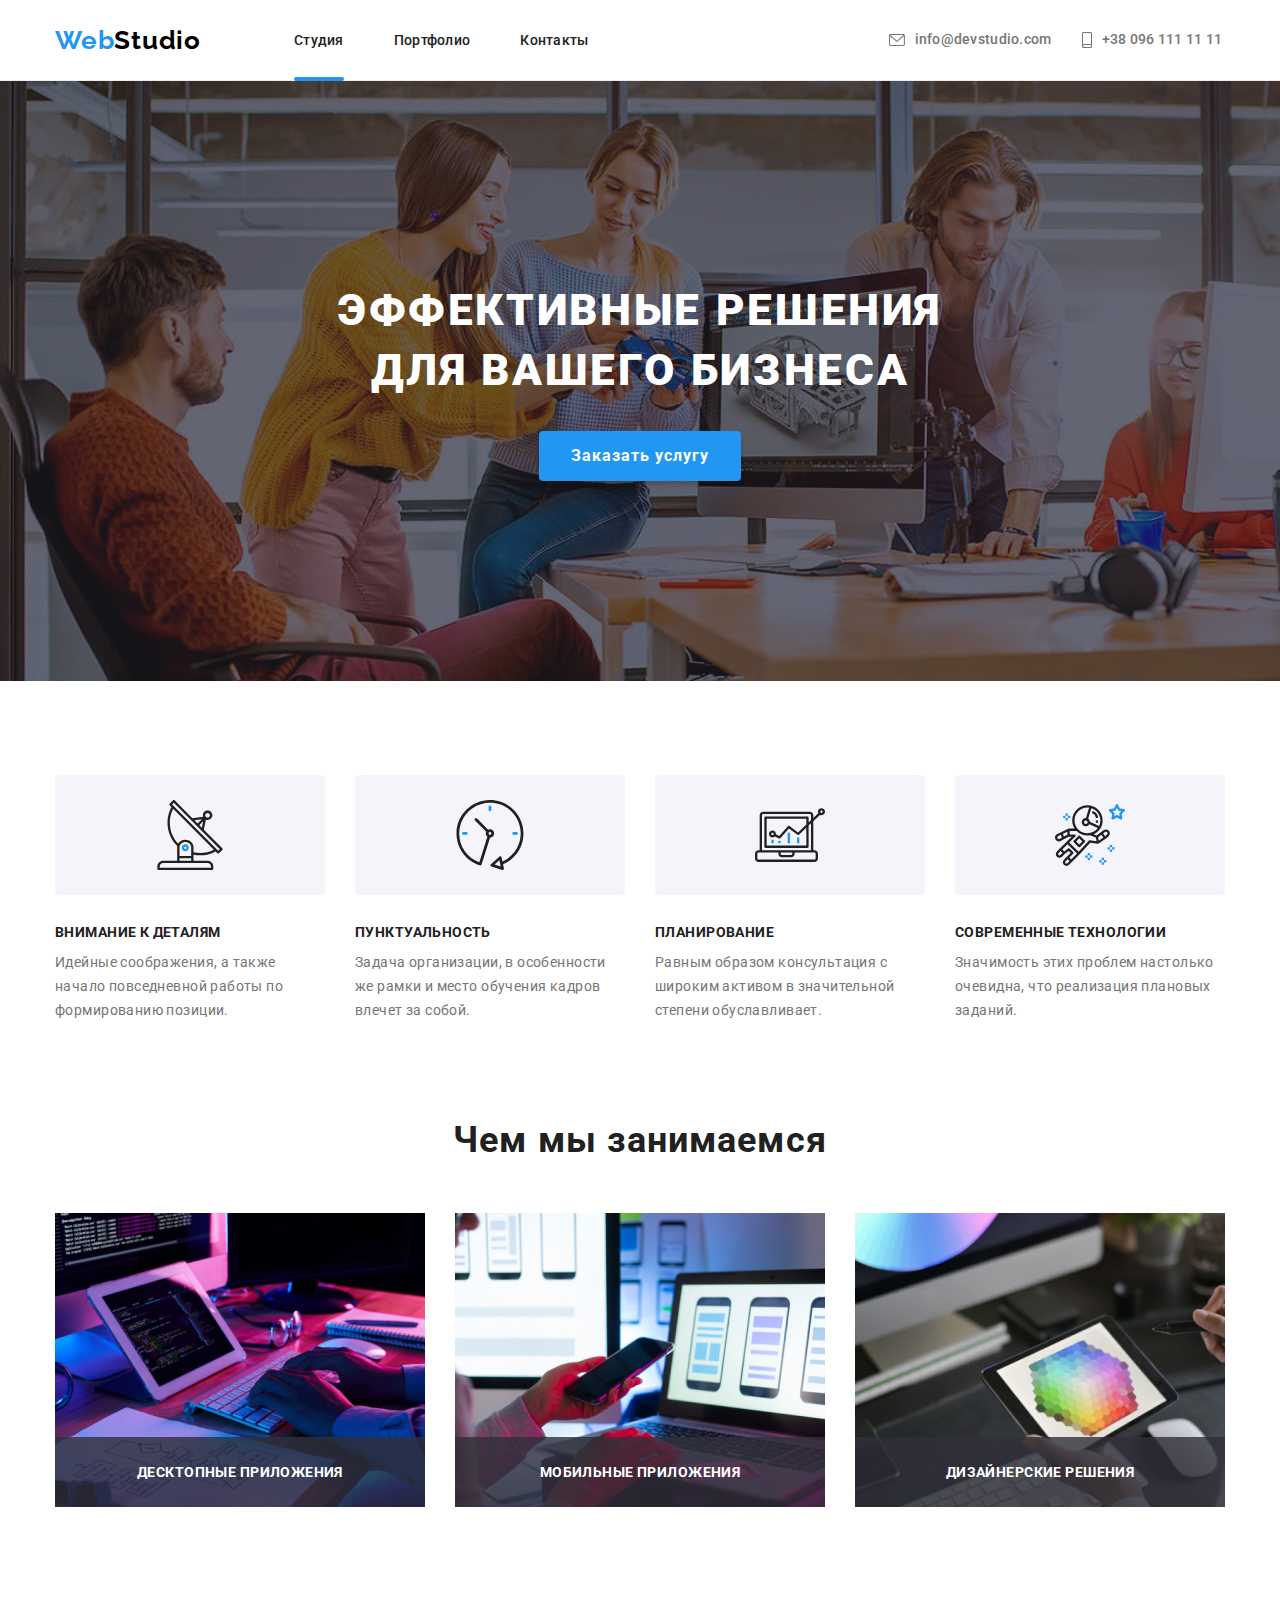
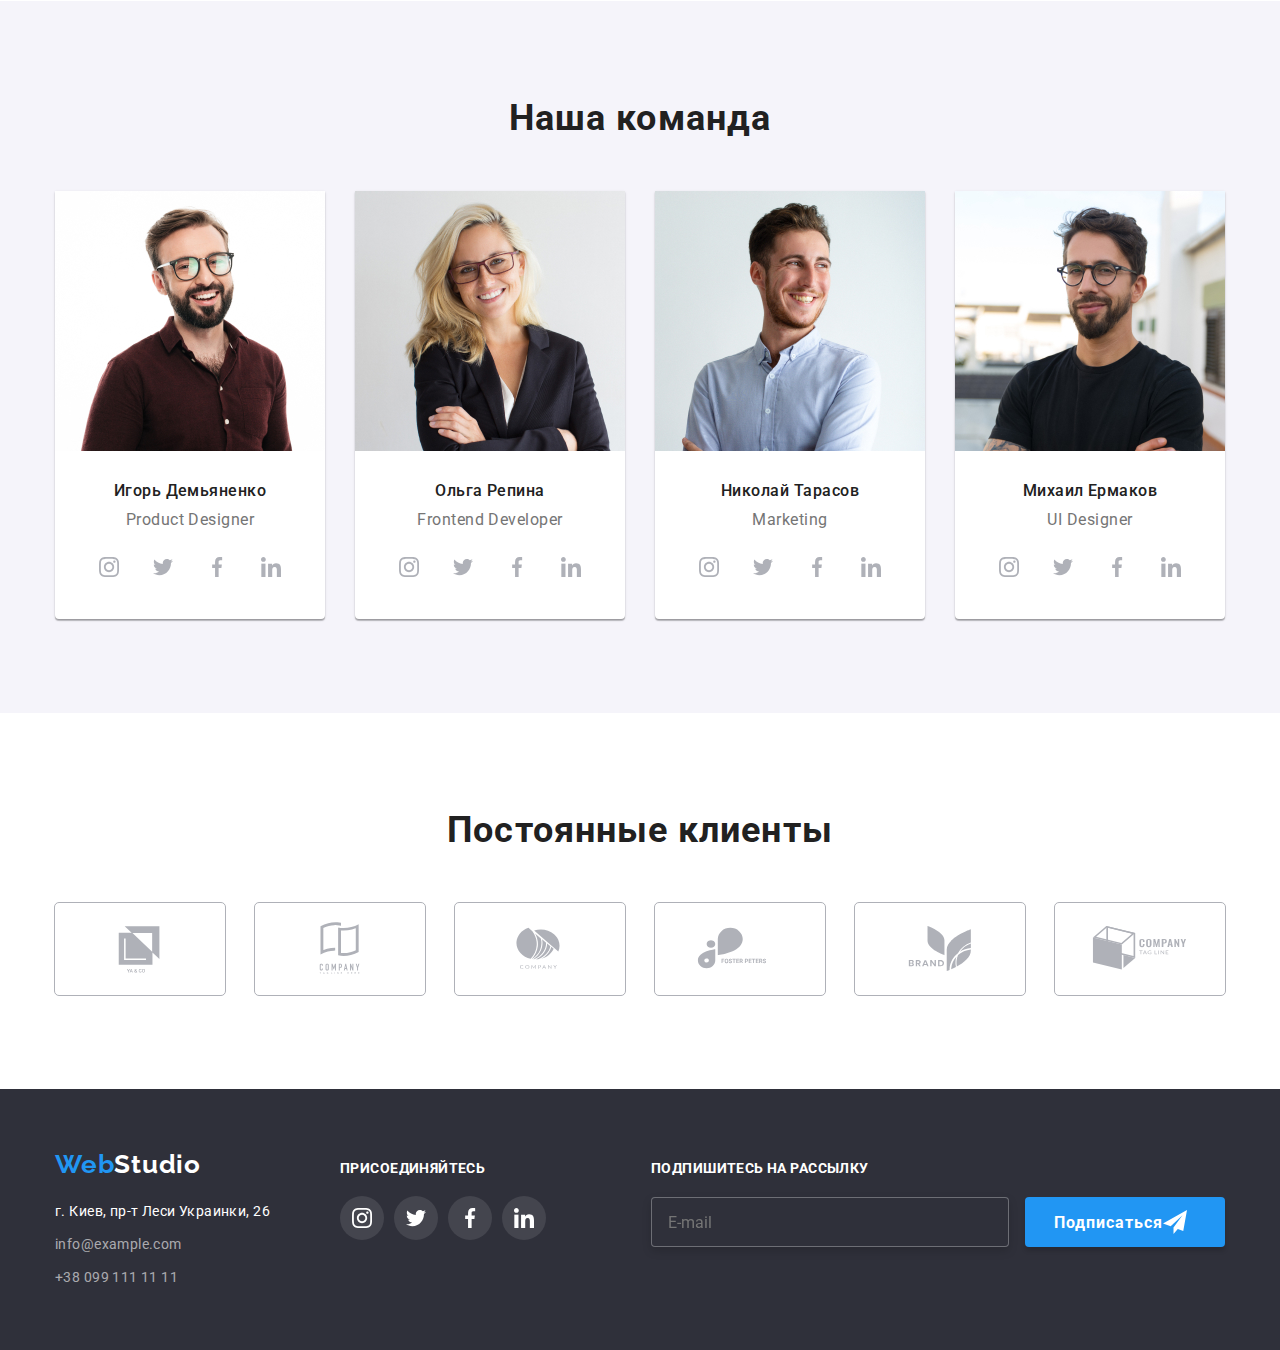
<file: index.html>
<!DOCTYPE html>
<html lang="ru">

<head>
    <meta charset="UTF-8" />
    <meta http-equiv="X-UA-Compatible" content="IE=edge" />
    <meta name="viewport" content="width=device-width, initial-scale=1.0" />
    <title>WebStudio</title>
    
    <link rel="preconnect" href="https://fonts.googleapis.com">
    <link rel="preconnect" href="https://fonts.gstatic.com" crossorigin>
    <link
        href="https://fonts.googleapis.com/css2?family=Raleway:wght@700&family=Roboto:wght@400;500;700;900&display=swap"
        rel="stylesheet">
    <link rel="stylesheet"
        href="https://cdnjs.cloudflare.com/ajax/libs/modern-normalize/1.1.0/modern-normalize.min.css" />
    <link rel="stylesheet" href="./css/styles.css">
    </head>


<body class="body">
    <header class="header">
        <div class="container">
            <div class="header-container">
                <div class="webstudio-container">
                    <a href="" class="web-link link" lang="en">Web<span class="studio-link link" lang="en">Studio</span></a>
                </div>
                <!-- <nav class="nav"> -->
                    <ul class="header-link-set list">
                        <li class="header-link-list studio"><a class="header-page-link link current" href="./index.html">Студия</a></li>
                        <li class="header-link-list portfolio"><a class="header-page-link link" href="./portfolio.html">Портфолио</a></li>
                        <li class="header-link-list contacts"><a class="header-page-link link" href="">Контакты</a></li>
                    </ul>
                <!-- </nav> -->
                <div class="mail-tel-container">
                    <a class="header-mail-tel mail-link link" href="mailto:info@devstudio.com">
                        <svg class="icon-mail" width='16' height='12'>
                            <use href='./images/sprite.svg#icon-mail'></use>
                        </svg>info@devstudio.com</a>
                    <a class="header-mail-tel tel-link link" href="tel:+380961111111">
                        <svg class="icon-phone" width='10' height='16'>
                            <use href='./images/sprite.svg#icon-phone'></use>
                        </svg>+38 096 111 11 11</a>
                </div>
            </div>
        </div>
    </header>
    <main>
        <section class="hero">
            <h1 class="hero-text">Эффективные решения для вашего бизнеса</h1>
            <button class="button-service button-hero" data-modal-open type="button">Заказать услугу</button>
        </section>
        <section class="central-list-container">
            <div class="container">
                <ul class="card-set-one list">
                    <li class="central-list-item">
                        <div class="icon-block">
                            <svg class="icon-antenna" width='70' height='70'>
                                <use href='./images/sprite.svg#icon-antenna'></use>
                            </svg>
                        </div>
                        <h3 class="central-list-title">Внимание к деталям</h3>
                        <p class="central-list-text">
                            Идейные соображения, а также начало повседневной работы по
                            формированию позиции.
                        </p>
                    </li>

                    <li class="central-list-item">
                        <div class="icon-block">
                            <svg class="icon-clock" width='70' height='70'>
                                <use href='./images/sprite.svg#icon-clock'></use>
                            </svg>
                        </div>
                        <h3 class="central-list-title">Пунктуальность</h3>
                        <p class="central-list-text">
                            Задача организации, в особенности же рамки и место обучения кадров
                            влечет за собой.
                        </p>
                    </li>

                    <li class="central-list-item">
                        <div class="icon-block">
                            <svg class="icon-diagram" width='70' height='70'>
                                <use href='./images/sprite.svg#icon-diagram'></use>
                            </svg>
                        </div>
                        <h3 class="central-list-title">Планирование</h3>
                        <p class="central-list-text">
                            Равным образом консультация с широким активом в значительной степени
                            обуславливает.
                        </p>
                    </li>

                    <li class="central-list-item">
                        <div class="icon-block">
                            <svg class="icon-astronaut" width='70' height='70'>
                                <use href='./images/sprite.svg#icon-astronaut'></use>
                            </svg>
                        </div>
                        <h3 class="central-list-title">Современные технологии</h3>
                        <p class="central-list-text">
                            Значимость этих проблем настолько очевидна, что реализация плановых
                            заданий.
                        </p>
                    </li>
                </ul>
            </div>
        </section>
        <section class="what-we-do-section">
            <div class="container">
                <h2 class="central-title">Чем мы занимаемся</h2>
                <ul class="what-we-do-images list">
                    <li class="what-we-do-item">
                        <img src="./images/whatwedo1.jpg" alt="гарна-картинка1" width="370" />
                        <h3 class="what-we-do-over-pic">Десктопные приложения</h3>
                    </li>
                    
                    <li class="what-we-do-item">
                        <img src="./images/whatwedo2.jpg" alt="гарна-картинка2" width="370" />
                        <h3 class="what-we-do-over-pic">Мобильные приложения</h3>
                    </li>
                    
                    <li class="what-we-do-item">
                        <img src="./images/whatwedo3.jpg" alt="гарна-картинка3" width="370" />
                        <h3 class="what-we-do-over-pic">Дизайнерские решения</h3>
                    </li>
                </ul>
            </div>
        </section>
        <section class="our-team-section">
            <div class="container">            
                <h2 class="central-title">Наша команда</h2>
                <ul class="team-card-set list">
                    <li class="team-item">
                        <div class="team-img-thumb">
                            <img src="./images/igor.jpg" alt="Игорь" width="270" />
                        </div>
                        <div class="card-set-gap">
                            <h3 class="team-name"> Игорь Демьяненко</h3>
                            <p class="team-position" lang="en">Product Designer</p>
                            <ul class="team-socials socials-list list">
                                <li class="socials-item">
                                    <a class="socials-link link" href="">
                                        <svg class="socials-icon" width="20" height="20">
                                            <use href='./images/sprite.svg#icon-instagram'></use>
                                        </svg>
                                    </a>
                                </li>

                                <li class="socials-item">
                                    <a class="socials-link link" href="">
                                        <svg class="socials-icon" width="20" height="20">
                                            <use href='./images/sprite.svg#icon-twitter'></use>
                                        </svg>
                                    </a>
                                </li>

                                <li class="socials-item">
                                    <a class="socials-link link" href="">
                                        <svg class="socials-icon" width="20" height="20">
                                            <use href='./images/sprite.svg#icon-facebook'></use>
                                        </svg>
                                    </a>
                                </li>

                                <li class="socials-item">
                                    <a class="socials-link link" href="">
                                        <svg class="socials-icon" width="20" height="20">
                                            <use href='./images/sprite.svg#icon-linkedin'></use>
                                        </svg>
                                    </a>
                                </li>
                            </ul>
                        </div>
                    </li>

                    <li class="team-item">
                        <div class="team-img-thumb">
                            <img src="./images/olga.jpg" alt="Ольга" width="270" />
                        </div>
                        <div class="card-set-gap">
                            <h3 class="team-name">Ольга Репина</h3>
                            <p class="team-position" lang="en">Frontend Developer</p>
                            <ul class="team-socials socials-list list">
                                <li class="socials-item">
                                    <a class="socials-link link" href="">
                                        <svg class="socials-icon" width="20" height="20">
                                            <use href='./images/sprite.svg#icon-instagram'></use>
                                        </svg>
                                    </a>
                                </li>

                                <li class="socials-item">
                                    <a class="socials-link link" href="">
                                        <svg class="socials-icon" width="20" height="20">
                                            <use href='./images/sprite.svg#icon-twitter'></use>
                                        </svg>
                                    </a>
                                </li>

                                <li class="socials-item">
                                    <a class="socials-link link" href="">
                                        <svg class="socials-icon" width="20" height="20">
                                            <use href='./images/sprite.svg#icon-facebook'></use>
                                        </svg>
                                    </a>
                                </li>

                                <li class="socials-item">
                                    <a class="socials-link link" href="">
                                        <svg class="socials-icon" width="20" height="20">
                                            <use href='./images/sprite.svg#icon-linkedin'></use>
                                        </svg>
                                    </a>
                                </li>
                            </ul>
                        </div>
                    </li>

                    <li class="team-item">
                        <div class="team-img-thumb">
                            <img src="./images/nikolay.jpg" alt="Николай" width="270" />
                        </div>
                        <div class="card-set-gap">
                            <h3 class="team-name">Николай Тарасов</h3>
                            <p class="team-position" lang="en">Marketing</p>
                            <ul class="team-socials socials-list list">
                                <li class="socials-item">
                                    <a class="socials-link link" href="">
                                        <svg class="socials-icon" width="20" height="20">
                                            <use href='./images/sprite.svg#icon-instagram'></use>
                                        </svg>
                                    </a>
                                </li>

                                <li class="socials-item">
                                    <a class="socials-link link" href="">
                                        <svg class="socials-icon" width="20" height="20">
                                            <use href='./images/sprite.svg#icon-twitter'></use>
                                        </svg>
                                    </a>
                                </li>

                                <li class="socials-item">
                                    <a class="socials-link link" href="">
                                        <svg class="socials-icon" width="20" height="20">
                                            <use href='./images/sprite.svg#icon-facebook'></use>
                                        </svg>
                                    </a>
                                </li>

                                <li class="socials-item">
                                    <a class="socials-link link" href="">
                                        <svg class="socials-icon" width="20" height="20">
                                            <use href='./images/sprite.svg#icon-linkedin'></use>
                                        </svg>
                                    </a>
                                </li>
                            </ul>
                        </div>
                        
                    </li>

                    <li class="team-item">
                        <div class="team-img-thumb">
                            <img src="./images/mikhail.jpg" alt="Михаил" width="270" />
                        </div>
                        <div class="card-set-gap">
                            <h3 class="team-name">Михаил Ермаков</h3>
                            <p class="team-position" lang="en">UI Designer</p>
                            <ul class="team-socials socials-list list">
                                <li class="socials-item">
                                    <a class="socials-link link" href="">
                                        <svg class="socials-icon" width="20" height="20">
                                            <use href='./images/sprite.svg#icon-instagram'></use>
                                        </svg>
                                    </a>
                                </li>

                                <li class="socials-item">
                                    <a class="socials-link link" href="">
                                        <svg class="socials-icon" width="20" height="20">
                                            <use href='./images/sprite.svg#icon-twitter'></use>
                                        </svg>
                                    </a>
                                </li>

                                <li class="socials-item">
                                    <a class="socials-link link" href="">
                                        <svg class="socials-icon" width="20" height="20">
                                            <use href='./images/sprite.svg#icon-facebook'></use>
                                        </svg>
                                    </a>
                                </li>

                                <li class="socials-item">
                                    <a class="socials-link link" href="">
                                        <svg class="socials-icon" width="20" height="20">
                                            <use href='./images/sprite.svg#icon-linkedin'></use>
                                        </svg>
                                    </a>
                                </li>
                            </ul>
                        </div>
                        
                    </li>
                </ul>
            </div>
        </section>
        <section class="our-clients">
            <div class="container">
                <h2 class="central-title">Постоянные клиенты</h2>
                <ul class="our-clients-list list">
                    <li class="client-item">
                        <a class="clients-link link" href="">
                            <svg class="client-icon" width="106" height="60">
                                <use href='./images/sprite.svg#icon-client1'></use>
                            </svg>
                        </a>
                    </li>

                    <li class="client-item">
                        <a class="clients-link link" href="">
                            <svg class="client-icon" width="106" height="60">
                                <use href='./images/sprite.svg#icon-client2'></use>
                            </svg>
                        </a>
                    </li>

                    <li class="client-item">
                        <a class="clients-link link" href="">
                            <svg class="client-icon" width="106" height="60">
                                <use href='./images/sprite.svg#icon-client3'></use>
                            </svg>
                        </a>
                    </li>

                    <li class="client-item">
                        <a class="clients-link link" href="">
                            <svg class="client-icon" width="106" height="60">
                                <use href='./images/sprite.svg#icon-client4'></use>
                            </svg>
                        </a>
                    </li>

                    <li class="client-item">
                        <a class="clients-link link" href="">
                            <svg class="client-icon" width="106" height="60">
                                <use href='./images/sprite.svg#icon-client5'></use>
                            </svg>
                        </a>
                    </li>

                    <li class="client-item">
                        <a class="clients-link link" href="">
                            <svg class="client-icon" width="106" height="60">
                                <use href='./images/sprite.svg#icon-client6'></use>
                            </svg>
                        </a>
                    </li>

                </ul>
            </div>


        </section>
    </main>
    <footer class="footer">
        <div class="container footer-container">
            <div class="contacts-and-socials">
                <div class="link">
                    <div class="webstudio-container-footer">
                        <a href="" class="web-link link" lang="en">Web<span class="studio-link-footer link" lang="en">Studio</span></a>
                    </div>
                    <div class="contacts-container-footer">
                        <address class="address">г. Киев, пр-т Леси Украинки, 26</address>
                        <a class="footer-mail-tel link" lang="en" href="mailto:info@example.com">info@example.com</a>
                        <a class="footer-mail-tel link" href="tel:+380991111111">+38 099 111 11 11</a>
                    </div>
                </div>
            </div>
                <div class="join-us">
                    <p class="join-us-title">ПРИСОЕДИНЯЙТЕСЬ</p>
                    <ul class="team-socials socials-list list">
                        <li class="socials-item">
                            <a class="socials-link-footer link" href="">
                                <svg class="socials-icon-footer" width="20" height="20">
                                    <use href='./images/sprite.svg#icon-instagram'></use>
                                </svg>
                            </a>
                        </li>

                        <li class="socials-item">
                            <a class="socials-link-footer link" href="">
                                <svg class="socials-icon-footer" width="20" height="20">
                                    <use href='./images/sprite.svg#icon-twitter'></use>
                                </svg>
                            </a>
                        </li>

                        <li class="socials-item">
                            <a class="socials-link-footer link" href="">
                                <svg class="socials-icon-footer" width="20" height="20">
                                    <use href='./images/sprite.svg#icon-facebook'></use>
                                </svg>
                            </a>
                        </li>

                        <li class="socials-item">
                            <a class="socials-link-footer link" href="">
                                <svg class="socials-icon-footer" width="20" height="20">
                                    <use href='./images/sprite.svg#icon-linkedin'></use>
                                </svg>
                            </a>
                        </li>
                    </ul>
                </div>
            <div class="subscribe">
                <form action="#" class="subscribe-form">
                    <p class="subscribe-form-pages">Подпишитесь на рассылку</p>
                    <input type="email" class="modal-form-mail" name="user-email" placeholder="E-mail" pattern="[a-z0-9._%+-]+@[a-z0-9.-]+\.[a-z]{2,4}$" title="mail@mail.com">
                    <button type="submit" class="subscribe-form-button">Подписаться
                        <svg class="submit-icon" width="24" height="24">
                            <use href="./images/sprite.svg#icon-telegram">
                            </use>
                        </svg>
                    </button>
                </form>
            </div>
        </div>
    </footer>

    <div class="backdrop is-hidden" data-modal>
        <div class="modal">
            <button type="button" class="modal-btn" data-modal-close>
                <svg class="modal-close-icon" width="11" height="11">
                            <use href="./images/sprite.svg#icon-close">
                            </use>
                        </svg>
            </button>
            <form action="#" class="modal-form">
                <p class="modal-form-head">
                    Оставьте свои данные, мы вам перезвоним
                </p>
                <label class="modal-form-field">Имя
                    <span class="modal-form-wrapper">
                    <input type="text" class="modal-form-input" name="user-name" 
                    minlength="2" 
                    pattern="[a-zA-Zа-яёА-ЯЁ]+"
                    title="Имя должно содержать символы кириллицы или латиницы"
                    required>
                    <svg class="modal-form-icon" width="12" height="12">
                        <use href="./images/sprite.svg#icon-form-user">
                        </use>
                    </svg>
                    </span>
                </label>
                
                <label class="modal-form-field">Телефон
                    <span class="modal-form-wrapper">
                    <input type="tel" class="modal-form-input" name="user-tel"
                    pattern="[0-9]{3}-[0-9]{3}-[0-9]{2}-[0-9]{2}"
                    title="099-999-99-99"
                    required>
                    <svg class="modal-form-icon" width="13" height="13">
                        <use href="./images/sprite.svg#icon-form-tel">
                        </use>
                    </svg>
                </span>
                </label>

                <label class="modal-form-field">Почта
                    <span class="modal-form-wrapper">
                    <input type="email" class="modal-form-input" name="user-mail"
                    pattern="[a-z0-9._%+-]+@[a-z0-9.-]+\.[a-z]{2,4}$"
                    title="mail@mail.com"
                    required>
                    
                    <svg class="modal-form-icon" width="15" height="12">
                        <use href="./images/sprite.svg#icon-form-mail">
                        </use>
                    </svg>
                    </span>
                </label>

                <label class="modal-form-field">Комментарий
                    <textarea class="modal-form-message" name="user-message" placeholder="Введите текст"></textarea>
                </label>
                <input type="checkbox" id="accept-policy" class="modal-form-checkbox visually-hidden" >
                <label for="accept-policy" class="modal-form-check-box-label">Соглашаюсь с рассылкой и принимаю&nbsp; <a class="modal-form-check-box-link" href="#">Условия договора</a></label>

                <button class="modal-form-button" type="submit">
                    Отправить
                </button>
            </form>

        </div>
    </div>

    <script src="./js/modal.js"></script>
</body>

</html>
</file>
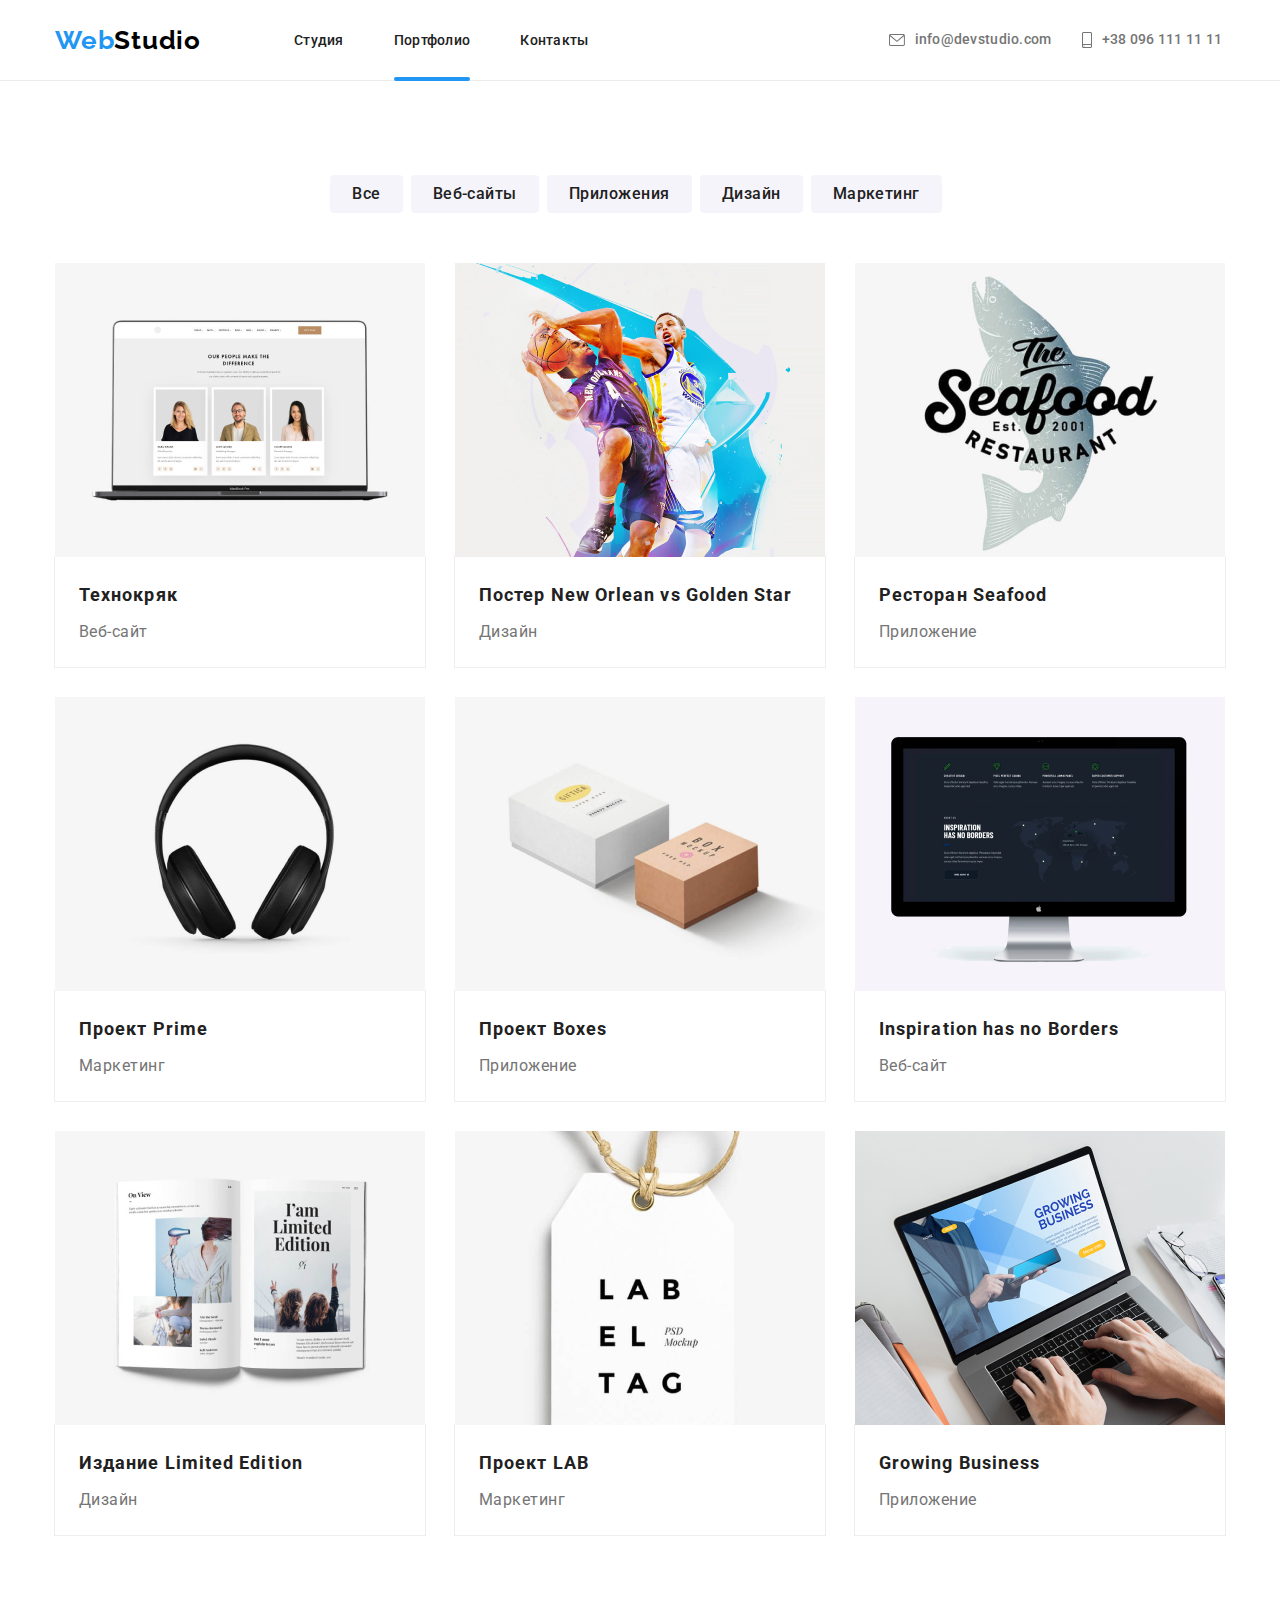
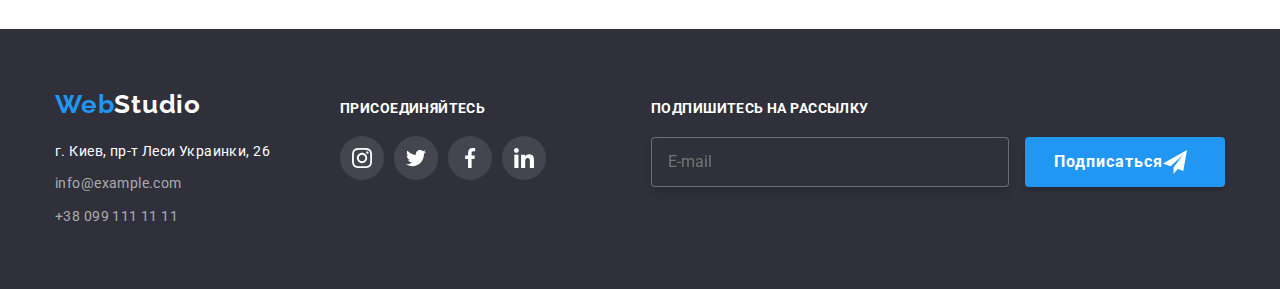
<file: portfolio.html>
<!DOCTYPE html>
<html lang="ru">

<head>
    <meta charset="UTF-8" />
    <meta http-equiv="X-UA-Compatible" content="IE=edge" />
    <meta name="viewport" content="width=device-width, initial-scale=1.0" />
    <title>Portfolio</title>
    <link rel="stylesheet"
        href="https://cdnjs.cloudflare.com/ajax/libs/modern-normalize/1.1.0/modern-normalize.min.css" />
    <link rel="preconnect" href="https://fonts.googleapis.com">
    <link rel="preconnect" href="https://fonts.gstatic.com" crossorigin>
    <link
        href="https://fonts.googleapis.com/css2?family=Raleway:wght@700&family=Roboto:wght@400;500;700;900&display=swap"
        rel="stylesheet">
    <link rel="stylesheet" href="./css/styles.css">
</head>

<body class="body">
    <header class="header">
        <div class="container">
            <div class="header-container">
                <div class="webstudio-container">
                    <a href="" class="web-link link" lang="en">Web<span class="studio-link link"
                            lang="en">Studio</span></a>
                </div>
                <!-- <nav class="nav"> -->
                <ul class="header-link-set list">
                    <li class="header-link-list studio"><a class="header-page-link link" href="./index.html">Студия</a>
                    </li>
                    <li class="header-link-list portfolio"><a class="header-page-link link current"
                            href="./portfolio.html">Портфолио</a></li>
                    <li class="header-link-list contacts"><a class="header-page-link link" href="">Контакты</a></li>
                </ul>
                <!-- </nav> -->
                <div class="mail-tel-container">
                    <a class="header-mail-tel mail-link link" href="mailto:info@devstudio.com">
                        <svg class="icon-mail" width='16' height='12'>
                            <use href='./images/sprite.svg#icon-mail'></use>
                        </svg>info@devstudio.com</a>
                    <a class="header-mail-tel tel-link link" href="tel:+380961111111">
                        <svg class="icon-phone" width='10' height='16'>
                            <use href='./images/sprite.svg#icon-phone'></use>
                        </svg>+38 096 111 11 11</a>
                </div>
            </div>
        </div>
    </header>
    <main>
        <section class="portfolio-container">
            <div class="container">
                <ul class="portfolio-button-set list">
                    <li class="portfolio-button-item"><button class="portfolio-button" type="button">Все</button></li>
                    <li class="portfolio-button-item"><button class="portfolio-button" type="button">Веб-сайты</button>
                    </li>
                    <li class="portfolio-button-item"><button class="portfolio-button" type="button">Приложения</button>
                    </li>
                    <li class="portfolio-button-item"><button class="portfolio-button" type="button">Дизайн</button>
                    </li>
                    <li class="portfolio-button-item"><button class="portfolio-button" type="button">Маркетинг</button>
                    </li>
                </ul>
                <ul class="portfolio-card-set list">

                    <li class="portfolio-item portfolio-item-link">
                        <a class="link" href="">
                            <div class="portfolio-img-thumb">
                                <p class="portfolio-text-cover">Технокряк это современная площадка распространения
                                    коронавируса. Компании используют эту платформу для цифрового шпионажа и атак на
                                    защищённые сервера конкурентов.</p>
                                <img src="./images/portfolio/tekhnokryak.jpg" alt="Технокряк" width="370" />
                            </div>
                            <div class="portfolio-description">
                                <h3 class="portfolio-title">Технокряк</h3>
                                <p class="portfolio-text">Веб-сайт</p>
                            </div>
                        </a>
                    </li>

                    <li class="portfolio-item portfolio-item-link">
                        <a href="" class="link">
                            <div class="portfolio-img-thumb">
                                <p class="portfolio-text-cover">Технокряк это современная площадка распространения
                                    коронавируса. Компании используют эту платформу для цифрового шпионажа и атак на
                                    защищённые сервера конкурентов.</p>
                                <img src="./images/portfolio/New-Orlean-vs-Golden-Star.jpg" alt="Постер" width="370" />
                            </div>
                            <div class="portfolio-description">
                                <h3 class="portfolio-title">Постер New Orlean vs Golden Star</h3>
                                <p class="portfolio-text">Дизайн</p>
                            </div>
                        </a>
                    </li>

                    <li class="portfolio-item portfolio-item-link">
                        <a href="" class="link">
                            <div class="portfolio-img-thumb">
                                <p class="portfolio-text-cover">Технокряк это современная площадка распространения
                                    коронавируса. Компании используют эту платформу для цифрового шпионажа и атак на
                                    защищённые сервера конкурентов.</p>
                                <img src="./images/portfolio/seafood.jpg" alt="Приложение" width="370" />
                            </div>
                            <div class="portfolio-description">
                                <h3 class="portfolio-title">Ресторан Seafood</h3>
                                <p class="portfolio-text">Приложение</p>
                            </div>
                        </a>
                    </li>

                    <li class="portfolio-item portfolio-item-link">
                        <a href="" class="link">
                            <div class="portfolio-img-thumb">
                                <p class="portfolio-text-cover">Технокряк это современная площадка распространения
                                    коронавируса. Компании используют эту платформу для цифрового шпионажа и атак на
                                    защищённые сервера конкурентов.</p>
                                <img src="./images/portfolio/prime.jpg" alt="Прайм" width="370" />
                            </div>
                            <div class="portfolio-description">
                                <h3 class="portfolio-title">Проект Prime</h3>
                                <p class="portfolio-text">Маркетинг</p>
                            </div>
                        </a>
                    </li>

                    <li class="portfolio-item portfolio-item-link">
                        <a href="" class="link">
                            <div class="portfolio-img-thumb">
                                <p class="portfolio-text-cover">Технокряк это современная площадка распространения
                                    коронавируса. Компании используют эту платформу для цифрового шпионажа и атак на
                                    защищённые сервера конкурентов.</p>
                                <img src="./images/portfolio/boxes.jpg" alt="Проект Боксес" width="370">
                            </div>
                            <div class="portfolio-description">
                                <h3 class="portfolio-title">Проект Boxes</h3>
                                <p class="portfolio-text">Приложение</p>
                            </div>
                        </a>
                    </li>

                    <li class="portfolio-item portfolio-item-link">
                        <a href="" class="link">
                            <div class="portfolio-img-thumb">
                                <p class="portfolio-text-cover">Технокряк это современная площадка распространения
                                    коронавируса. Компании используют эту платформу для цифрового шпионажа и атак на
                                    защищённые сервера конкурентов.</p>
                                <img src="./images/portfolio/Inspiration-has-no-Borders.jpg" lang="en"
                                    alt="Inspiration has no Borders" width="370">
                            </div>
                            <div class="portfolio-description">
                                <h3 class="portfolio-title" lang="en">Inspiration has no Borders</h3>
                                <p class="portfolio-text">Веб-сайт</p>
                            </div>
                        </a>
                    </li>

                    <li class="portfolio-item portfolio-item-link">
                        <a href="" class="link">
                            <div class="portfolio-img-thumb">
                                <p class="portfolio-text-cover">Технокряк это современная площадка распространения
                                    коронавируса. Компании используют эту платформу для цифрового шпионажа и атак на
                                    защищённые сервера конкурентов.</p>
                                <img src="./images/portfolio/limited-edition.jpg" alt="Издание Limited Edition"
                                    width="370">
                            </div>
                            <div class="portfolio-description">
                                <h3 class="portfolio-title">Издание Limited Edition</h3>
                                <p class="portfolio-text">Дизайн</p>
                            </div>
                        </a>
                    </li>

                    <li class="portfolio-item portfolio-item-link">
                        <a href="" class="link">
                            <div class="portfolio-img-thumb">
                                <p class="portfolio-text-cover">Технокряк это современная площадка распространения
                                    коронавируса. Компании используют эту платформу для цифрового шпионажа и атак на
                                    защищённые сервера конкурентов.</p>
                                <img src="./images/portfolio/lab.jpg" alt="Проект LAB" width="370">
                            </div>
                            <div class="portfolio-description">
                                <h3 class="portfolio-title">Проект LAB</h3>
                                <p class="portfolio-text">Маркетинг</p>
                            </div>
                        </a>
                    </li>

                    <li class="portfolio-item portfolio-item-link">
                        <a href="" class="link">
                            <div class="portfolio-img-thumb">
                                <p class="portfolio-text-cover">Технокряк это современная площадка распространения
                                    коронавируса. Компании используют эту платформу для цифрового шпионажа и атак на
                                    защищённые сервера конкурентов.</p>
                                <img src="./images/portfolio/growing-business.jpg" alt="Growing Business" width="370">
                            </div>
                            <div class="portfolio-description">
                                <h3 class="portfolio-title" lang="en">Growing Business</h3>
                                <p class="portfolio-text">Приложение</p>
                            </div>
                        </a>
                    </li>
                </ul>
            </div>
        </section>

    </main>
    <footer class="footer">
        <div class="container footer-container">
            <div class="contacts-and-socials">
                <div class="link">
                    <div class="webstudio-container-footer">
                        <a href="" class="web-link link" lang="en">Web<span class="studio-link-footer link" lang="en">Studio</span></a>
                    </div>
                    <div class="contacts-container-footer">
                        <address class="address">г. Киев, пр-т Леси Украинки, 26</address>
                        <a class="footer-mail-tel link" lang="en" href="mailto:info@example.com">info@example.com</a>
                        <a class="footer-mail-tel link" href="tel:+380991111111">+38 099 111 11 11</a>
                    </div>
                </div>
            </div>
                <div class="join-us">
                    <p class="join-us-title">ПРИСОЕДИНЯЙТЕСЬ</p>
                    <ul class="team-socials socials-list list">
                        <li class="socials-item">
                            <a class="socials-link-footer link" href="">
                                <svg class="socials-icon-footer" width="20" height="20">
                                    <use href='./images/sprite.svg#icon-instagram'></use>
                                </svg>
                            </a>
                        </li>

                        <li class="socials-item">
                            <a class="socials-link-footer link" href="">
                                <svg class="socials-icon-footer" width="20" height="20">
                                    <use href='./images/sprite.svg#icon-twitter'></use>
                                </svg>
                            </a>
                        </li>

                        <li class="socials-item">
                            <a class="socials-link-footer link" href="">
                                <svg class="socials-icon-footer" width="20" height="20">
                                    <use href='./images/sprite.svg#icon-facebook'></use>
                                </svg>
                            </a>
                        </li>

                        <li class="socials-item">
                            <a class="socials-link-footer link" href="">
                                <svg class="socials-icon-footer" width="20" height="20">
                                    <use href='./images/sprite.svg#icon-linkedin'></use>
                                </svg>
                            </a>
                        </li>
                    </ul>
                </div>
            <div class="subscribe">
                <form action="#" class="subscribe-form">
                    <p class="subscribe-form-pages">Подпишитесь на рассылку</p>
                    <input type="email" class="modal-form-mail" name="user-email" placeholder="E-mail" pattern="[a-z0-9._%+-]+@[a-z0-9.-]+\.[a-z]{2,4}$" title="mail@mail.com">
                    <button type="submit" class="subscribe-form-button">Подписаться
                        <svg class="submit-icon" width="24" height="24">
                            <use href="./images/sprite.svg#icon-telegram">
                            </use>
                        </svg>
                    </button>
                </form>
            </div>
        </div>
    </footer>

</body>

</html>
</file>
<file: css/styles.css>
:root {
  --brand-color: #2196f3;
  --white-color: #ffffff;
  --nav-color: #212121;
  --color-gray: #757575;
  --color-dark-gray: #2f303a;
  --card-set-gap: 30px;
  --button-set-gap: 8px;
  --icon-gray: #afb1b8;
}

.body {
  font-family: "Roboto", sans-serif;
  background-color: var(--white-color);
}

.list {
  list-style: none;
  margin: 0;
}

.link {
  text-decoration: none;
}

/* .hero-button {
  background-color: var(--brand-color);
  cursor: pointer;
} */

img {
  display: block;
  max-width: 100%;
}

ul {
  margin: 0;
  padding: 0;
  list-style: none;
}

h1, h2, h3, p {
  margin-top: 0;
  margin-bottom: 0;
}

.container {
  width: 1200px;
  padding-left: 15px;
  padding-right: 15px;
  margin: 0 auto;
}

* {
  box-sizing: border-box;
}

/* -------------HEADER--------------- */
.header {
  margin-left: auto;
  margin-right: auto;
  background-color: var(--white-color);
  border-bottom: 1px solid #ECECEC;
  display: block;
}

.webstudio-container {
  margin-right: 93px;
}

.icon-mail,
.icon-phone {
  margin-right: 10px;
  /* fill: var(--color-gray); */
}

.icon-phone {
  margin-left: 30px;
}

/* .icon-mail{
  fill: var(--color-gray);
} */

.header-container {
  height: 80px;
  margin: 0 auto;
  display: flex;
  align-items: center;
  
}

.header-link-set {
  display: flex;
  margin-right: 200px;
}

.web-link {
  font-family: "Raleway", sans-serif;
  font-style: normal;
  font-weight: bold;
  font-size: 26px;
  line-height: 1.19;
  letter-spacing: 0.03em;
  color: var(--brand-color);
}

.studio-link {
  font-family: "Raleway", sans-serif;
  font-style: normal;
  font-weight: bold;
  font-size: 26px;
  line-height: 1.19;
  letter-spacing: 0.03em;
  color: #000000;
  transition-property: color;
  transition-duration: 250ms;
  transition-timing-function: cubic-bezier(0.4, 0, 0.2, 1);
}

.studio {
  margin-right: 50px;
}

.portfolio {
  margin-right: 50px;
}

.header-page-link {
  font-weight: 500;
  font-size: 14px;
  line-height: 1.14;
  letter-spacing: 0.02em;
  color: var(--nav-color);
  transition-property: color;
  transition-duration: 250ms;
  transition-timing-function: cubic-bezier(0.4, 0, 0.2, 1);
  position: relative;
}

.header-link-list .current::after {
  position: absolute;
  content: "";
  display: block;
  height: 4px;
  width: 100%;
  background-color: #2196F3;
  border-radius: 2px;
  margin-top: 28px;
}

.studio-link:hover,
.studio-link:focus,
.header-page-link:hover,
.header-page-link:focus {
  color: var(--brand-color);
}

/* .header-mail-tel {
  font-weight: 500;
  font-size: 14px;
  line-height: 1.14;
  letter-spacing: 0.02em;
  color: var(--color-gray);
  display: flex;
  align-items: center;
  justify-content: center;
  flex-wrap: wrap;
} */

.mail-tel-container {
  font-weight: 500;
  font-size: 14px;
  line-height: 1.14;
  letter-spacing: 0.02em;
  color: var(--color-gray);
  display: flex;
  align-items: center;
  flex-basis: auto;
  margin-left: 100px;
}

.mail-link,
.tel-link {
  color: var(--color-gray);
  fill: #757575;
  transition-property: color;
  transition-duration: 250ms;
  transition-timing-function: cubic-bezier(0.4, 0, 0.2, 1);
}

.mail-link {
  display: flex;
  align-items: center;
  transition-property: color;
  transition-duration: 250ms;
  transition-timing-function: cubic-bezier(0.4, 0, 0.2, 1);
}

.tel-link {
  display: flex;
  align-items: center;
  transition-property: color;
  transition-duration: 250ms;
  transition-timing-function: cubic-bezier(0.4, 0, 0.2, 1);
}

.mail-link:hover,
.mail-link:focus,
.tel-link:hover,
.tel-link:focus,
.icon-phone:hover,
.icon-phone:focus,
.icon-mail:hover,
.icon-mail:focus {
  fill: var(--brand-color);
  color: var(--brand-color);
}

/* ----------------------------HERO--------------- */

.hero {
  background-color: var(--color-dark-gray);
  height: 600px;
  width: 100%;
  margin-left: auto;
  margin-right: auto;
  padding-top: 200px;
  padding-bottom: 200px;
  background-image: linear-gradient( rgba(47, 48, 58, 0.4), rgba(47, 48, 58, 0.4)), url(../images/hero.jpg);
  background-size: cover;
}

.hero-text {
  font-style: normal;
  font-weight: 900;
  font-size: 44px;
  line-height: 1.36;
  text-align: center;
  letter-spacing: 0.06em;
  text-transform: uppercase;
  color: var(--white-color);
  width: 696px;
  margin:  0 auto;
  margin-top: inherit;
  margin-bottom: 30px;
}

.button-service {
  border: none;
  bottom: none;
  box-shadow: 0px 4px 4px rgba(0, 0, 0, 0.15);
  border-radius: 4px;
  padding: 10px 32px;
  font-weight: 700;
  font-size: 16px;
  line-height: 1.87;
  letter-spacing: 0.06em;
  color: var(--white-color);
  background-color: var(--brand-color);

  margin: 0 auto;
  display: flex;
  
  font-family: inherit;
  cursor: pointer;
}

/* ----------------------------CENTRAL LIST--------------- */

.central-list-title {
  font-size: 14px;
  line-height: 1.14;
  letter-spacing: 0.03em;
  text-transform: uppercase;
  color: var(--nav-color);
  margin-top: 0;
  margin-bottom: 10px;
}

.central-list-text {
  font-size: 14px;
  line-height: 1.71;
  letter-spacing: 0.03em;
  color: var(--color-gray);
}

.central-list-container {
  background-color: transparent;
  padding-top: 94px;
  padding-bottom: 94px;
}

.card-set-one {
  display: flex;
  margin-right: -30px;

}

.central-list-item {
  flex-basis: calc((100% - 120px) / 4);
}

.icon-block {
  display: flex;
  justify-content: center;
  align-items: center;
  height: 120px;
  background-color: #f5f4fa;
  border-radius: 4px;
  margin-bottom: 30px;
}

.icon-antenna {
  position: center;
}

.card-set-one > .central-list-item:not(:last-child) {
  margin-right: 30px;
}

/* ----------------------------WHAT WE DO--------------- */

.what-we-do-container {
  background-color: transparent;
  padding-top: 0;
  padding-bottom: 94px;
}

.what-we-do-section {
  padding-bottom: 94px;
}

.what-we-do-images {
  padding: 0;
  margin: 0;
  list-style: none;
  display: flex;
  margin-right: calc(-1 * var(--card-set-gap))
  /* margin-right: 30px; */
  /* justify-content: space-around; - NOT GOOD */
  /* position: absolute; */
}

/* .what-we-do-img {
  position: absolute;
} */

.what-we-do-over-pic {
  position: absolute;
  display: flex;
  justify-content: center;
  align-items: center;
  width: 100%;
  bottom: 0px;
  right: 0;
  font-weight: bold;
  font-size: 14px;
  line-height: calc(16 / 14);
  letter-spacing: 0.03em;
  text-transform: uppercase;
  height: 70px;

  color: #FFFFFF;
  background-color: rgba(47, 48, 58, 0.8);;
}

.what-we-do-images > .what-we-do-item:not(:last-child) {
  margin-right: var(--card-set-gap);
}

.what-we-do-item {
  position:relative;
}

.what-we-do-images {
  margin-right: unset;
}

.central-title {
  font-size: 36px;
  line-height: 1.28;
  text-align: center;
  letter-spacing: 0.03em;
  color: var(--nav-color);
  margin-bottom: 50px;
}

/* ----------------------------OUR TEAM--------------- */

.team-name {
  font-weight: 500;
  font-size: 16px;
  line-height: 1.19;
  text-align: center;
  letter-spacing: 0.03em;
  color: var(--nav-color);

  margin-bottom: 10px;
}

.team-position {
  font-size: 16px;
  line-height: 1.19;
  text-align: center;
  letter-spacing: 0.03em;
  color: var(--color-gray);
  margin-bottom: 16px;
}

.our-team-section {
  padding-top: 94px;
  padding-bottom: 94px;
  margin-left: auto;
  margin-right: auto;
  background-color: #f5f4fa;
}

.team-card-set {
  padding: 0;
  margin: 0;
  list-style: none;

  display: flex;
  flex-wrap: wrap;
  margin-left: calc(-1 * var(--card-set-gap));
  margin-top: calc(-1 * var(--card-set-gap));
}

.team-item {
  flex-basis: calc(100% / 4 - var(--card-set-gap));
  margin-left: var(--card-set-gap);
  margin-top: var(--card-set-gap);
  background-color: var(--white-color);
  box-shadow: 0px 1px 3px rgba(0, 0, 0, 0.12), 0px 1px 1px rgba(0, 0, 0, 0.14), 0px 2px 1px rgba(0, 0, 0, 0.2);
  border-radius: 0px 0px 4px 4px;
}

/* .team-img-thumb {
  margin-bottom: var(--card-set-gap);
} */

.card-set-gap {
  padding-top: var(--card-set-gap);
  padding-bottom: var(--card-set-gap);
}

.socials-list {
  display: flex;
  justify-content: center;

}

.socials-link {
  width: 44px;
  height: 44px;
  display: flex;
  align-items: center;
  justify-content: center;
  border-radius: 50%;
  background-color: transparent;
  transition-property: color, background-color;
  transition-duration: 250ms;
  transition-timing-function: cubic-bezier(0.4, 0, 0.2, 1);
}

.socials-icon {
  fill: var(--icon-gray);
  transition-property: fill, background-color;
  transition-duration: 250ms;
  transition-timing-function: cubic-bezier(0.4, 0, 0.2, 1);
}

.socials-link:hover,
.socials-link:focus,
.socials-link:hover .socials-icon,
.socials-link:focus .socials-icon {
  fill: #ffffff;
  background-color: var(--brand-color);
}


.socials-item:not(:last-child) {
  margin-right: 10px;
}

/* ----------------------------CLIENTS--------------- */

.our-clients {
  padding-bottom: 94px;
  padding-top: 94px;
}

.our-clients-list {
  padding: 0;
  margin: 0;
  list-style: none;

  display: flex;
  flex-wrap: wrap;
  margin-left: calc(-1 * var(--card-set-gap));
}

.client-item {
  flex-basis: calc(100% / 6 - var(--card-set-gap));
  margin-left: var(--card-set-gap);
}

.clients-link {
  width: 170px;
  height: 92px;
  display: flex;
  align-items: center;
  justify-content: center;
  border-radius: 4px;
  outline: 1px solid #AFB1B8;
  fill: #AFB1B8;
  transition-property: fill, outline;
  transition-duration: 250ms;
  transition-timing-function: cubic-bezier(0.4, 0, 0.2, 1);
}

.clients-link:hover,
.clients-link:focus {
  fill: var(--brand-color);
  outline: 1px solid var(--brand-color);
}


/* ----------------------------FOOTER--------------- */
.footer {
  /* max-width: 1600px; */
  margin: 0 auto;
  background-color: var(--color-dark-gray);
  padding: 60px 0;
  /* padding-bottom: 60px; */
}

.footer-container {
  display: flex;
  align-items: baseline;
}

.webstudio-container-footer {
  /* padding-top: 60px; */
  padding-bottom: 20px;
}

.contacts-container-footer {
  display: block;
}

.studio-link-footer {
  font-family: Raleway;
  font-style: normal;
  font-weight: bold;
  font-size: 26px;
  line-height: 1.19;
  letter-spacing: 0.03em;
  color: var(--white-color);
  transition-property: color;
  transition-duration: 250ms;
  transition-timing-function: cubic-bezier(0.4, 0, 0.2, 1);
}

.studio-link-footer:hover,
.studio-link-footer:focus {
  color: var(--brand-color);
}

.address {
  font-size: 14px;
  line-height: 1.71;
  letter-spacing: 0.03em;
  color: var(--white-color);
  font-style: normal;
}

.footer-mail-tel {
  font-size: 14px;
  line-height: 1.71;
  letter-spacing: 0.03em;
  color: rgba(255, 255, 255, 0.6);
  text-decoration: none;

  display: block;
  margin-top: 9px;
}

.contacts-and-socials {
  display: flex;
}

.socials-link-footer {
  width: 44px;
  height: 44px;
  display: flex;
  align-items: center;
  justify-content: center;
  border-radius: 50%;
  background-color: rgba(255, 255, 255, 0.1);
  transition-property: fill, background-color;
  transition-duration: 250ms;
  transition-timing-function: cubic-bezier(0.4, 0, 0.2, 1);
}

.socials-icon-footer {
  fill: #ffffff;
  transition-property: fill, background-color;
  transition-duration: 250ms;
  transition-timing-function: cubic-bezier(0.4, 0, 0.2, 1);
}

.socials-link-footer:hover,
.socials-link-footer:focus,
.socials-link-footer:hover .socials-icon-footer,
.socials-link-footer:focus .socials-icon-footer {
  fill: #ffffff;
  background-color: var(--brand-color);
}

.join-us-title {
  font-size: 14px;
  line-height: 16px;
  letter-spacing: 0.03em;
  text-transform: uppercase;
  font-weight: bold;
  color: #FFFFFF;
  margin-bottom: 20px;
  margin-top: 10px;
}

.join-us {
  margin-left: 70px;
}


/* ----------------------------PORTFOLIO--------------- */

.portfolio-container {
  padding-top: 94px;
  padding-bottom: 94px;
}

.portfolio-button {
  padding: 6px 22px;
  font-weight: 500;
  font-size: 16px;
  line-height: 1.62;
  text-align: center;
  letter-spacing: 0.03em;
  color: var(--nav-color);
  cursor: pointer;

  background-color: #F5F4FA;
  border-radius: 4px;
  border: none;
  transition-property: background-color, color;
  transition-duration: 250ms;
  transition-timing-function: cubic-bezier(0.4, 0, 0.2, 1);
}

.portfolio-button-set {
  display: flex;
  justify-content: center;
  margin-bottom: 50px;
  margin-right: var(--button-set-gap);
}

.portfolio-button-set > .portfolio-button-item:not(:last-child) {
  margin-right: var(--button-set-gap);
}

.portfolio-button:hover,
.portfolio-button:focus {
  background-color: var(--brand-color);
  color: #ffffff;
}

.portfolio-title {
  font-size: 18px;
  line-height: 2;
  letter-spacing: 0.06em;
  color: var(--nav-color);
  margin-bottom: 4px;
}

.portfolio-text {
  font-size: 16px;
  line-height: 1.87;
  letter-spacing: 0.03em;
  color: var(--color-gray);
}


.portfolio-card-set {
  padding: 0;
  margin: 0;
  list-style: none;

  display: flex;
  flex-wrap: wrap;
  margin-left: calc(-1 * var(--card-set-gap));
  margin-top: calc(-1 * var(--card-set-gap));
}

.portfolio-item {
  flex-basis: calc(100% / 3 - var(--card-set-gap));
  margin-left: var(--card-set-gap);
  margin-top: var(--card-set-gap);
  margin-right: auto;
  
}

.portfolio-item-link:hover,
.portfolio-item-link:focus {
  box-shadow: 0px 1px 1px rgba(0, 0, 0, 0.12), 0px 4px 4px rgba(0, 0, 0, 0.06), 1px 4px 6px rgba(0, 0, 0, 0.16);
}

.portfolio-text-cover {
  position: absolute;
  overflow: hidden;
  top: 0;
  left: 0;
  height: 100%;
  padding: 63px 24px;
  background-color: rgba(33, 150, 243, 0.9);
  overflow: hidden;
  transform: translateY(100%);
  transition-duration: 250ms;
  transition-timing-function: cubic-bezier(0.4, 0, 0.2, 1);

  font-weight: normal;
  font-size: 18px;
  line-height: calc(28 / 18);
  letter-spacing: 0.03em;
  color: #FFFFFF;
}

.portfolio-item:hover .portfolio-text-cover {
  transform: translateY(0%)
}

.portfolio-img-thumb {
  position: relative;
  overflow: hidden;
}

.portfolio-description {
  padding: 20px 24px 20px 24px;
  outline: 1px solid #EEEEEE;
}


/* ----------------------------MODAL--------------- */

.backdrop {
  position: fixed;
  width: 100%;
  height: 100vh;
  border-radius: 4px;
  position: absolute;
  background: rgba(0, 0, 0, 0.2);
  top: 0;
  
  transition: opacity 500ms linear, visibility 500ms linear;
}

.modal {
  position: absolute;
  top: 50%;
  left: 50%;
  transform: translate(-50%, -50%);
  width: 528px;
  min-height: 581px;
  background-color: #ffffff;
  border-radius: 4px;
  box-shadow: 0px 1px 3px rgba(0, 0, 0, 0.12), 0px 1px 1px rgba(0, 0, 0, 0.14), 0px 2px 1px rgba(0, 0, 0, 0.2);
  padding: 40px;
}

.modal-close-icon {
  fill: currentColor;
}

.modal-btn {
  width: 30px;
  height: 30px;
  border: 1px solid rgba(0, 0, 0, 0.1);
box-sizing: border-box;
background-color: #ffffff;
border-radius: 50%;
position: absolute;
top: 8px;
right: 8px;
display: flex;
align-items: center;
justify-content: center;
cursor: pointer;
color: #000000;
transition: color 250ms cubic-bezier(0.4, 0, 0.2, 1);
}

.modal-btn:hover,
.modal-btn:focus {
  color: var(--brand-color);
}

.modal-form {
  display: flex;
  flex-direction: column;
}

.modal-form-head {
  font-weight: 700;
  font-size: 20px;
  line-height: 1.15;
  text-align: center;
  letter-spacing: 0.03em;
  margin-bottom: 28px;
  color: #212121;
}

.modal-form-field {
  font-weight: 400;
  font-size: 12px;
  line-height: 1.17;
  letter-spacing: 0.01em;
  margin-bottom: 20px;
  color: #757575;
}

.modal-form-wrapper {
  position: relative;
  margin-top: 4px;
  display: block;
  transition: fill 2000ms cubic-bezier(0.4, 0, 0.2, 1);
}


.modal-form-input:focus + .modal-form-icon {
  fill: var(--brand-color);
}


.modal-form-input {
  width: 100%;
  height: 40px;
  padding-left: 30px;
  
  border: 1px solid rgba(33, 33, 33, 0.2);
  border-radius: 4px;
  transition: border-color 250ms cubic-bezier(0.4, 0, 0.2, 1);
}

.modal-form-input:focus {
  outline: none;
  border-color: var(--brand-color);
}

.modal-form-message {
  width: 100%;
  height: 120px;
  margin-top: 4px;
  margin-bottom: 20px;
  padding: 12px 16px;

  border: 1px solid rgba(33, 33, 33, 0.2);
  box-sizing: border-box;
  border-radius: 4px;
  
  resize: none;
}

.modal-form-message {
  color: rgba(117, 117, 117);

}

.modal-form-message:focus {
  outline: none;
  border-color: var(--brand-color);
}

.modal-form-button {
  border: none;
  align-self: center;
  cursor: pointer;
  padding: 10px 55px;
  margin-top: 30px;
  font-family: inherit;

  font-weight: 700;
  font-size: 16px;
  line-height: 1.87;
  align-items: center;
  text-align: center;
  letter-spacing: 0.06em;
  color: #FFFFFF;

  background: #2196F3;
  box-shadow: 0px 4px 4px rgba(0, 0, 0, 0.15);
  border-radius: 4px;
}

.modal-form-icon {
  position: absolute;
  top: 50%;
  left: 14px;
  transform: translateY(-50%);

  transition: fill 250ms cubic-bezier(0.4, 0, 0.2, 1);

}

.modal-form-check-box-label::before {
  content: '';
  display: block;
  width: 16px;
  height: 15px;
  border: 2px solid #212121;
  cursor: pointer;
  border-radius: 2px;
  margin-right: 9px;
}

.modal-form-check-box-label{
  display: flex;
  align-items: center;
  justify-content: center;
    font-style: 400;
  font-weight: 400;
  font-size: 14px;
  line-height: 1.71;
  letter-spacing: 0.03em;

  color: #757575;
}

.modal-form-check-box-link {
  color: var(--brand-color);
}

.modal-form-checkbox:checked + 
.modal-form-check-box-label::before {
  background-color: #2196F3;
  border-color: var(--brand-color);
  background-image: url(../images/check.svg);
  background-size: contain;
  background-repeat: no-repeat;
  background-position: center;
      border: 0.2px solid #FFFFFF;
}

.visually-hidden {
  position: absolute;
  width: 1px;
  height: 1px;
  margin: -1px;
  border: 0;
  padding: 0;
  
  white-space: nowrap;
  clip-path: inset(100%);
  clip: rect(0 0 0 0);
  overflow: hidden;
}

.backdrop.is-hidden {
  visibility: hidden;
  opacity: 0;
  pointer-events: none;
}


/*-----------------SIGN IN FOOTER------------------------*/

.subscribe {
  margin-left: auto;
}

.subscribe-form-pages {
padding-bottom: 20px;
font-weight: 700;
font-size: 14px;
line-height: 1.14;
letter-spacing: 0.03em;
text-transform: uppercase;
color: #FFFFFF;
}

.modal-form-mail {
  width: 358px;
  height: 50px;
  padding: 15px 16px;
  margin-right: 12px;
  align-items: center;
  justify-content: center;
  border: 1px solid rgba(255, 255, 255, 0.3);
  box-sizing: border-box;
  filter: drop-shadow(0px 4px 4px rgba(0, 0, 0, 0.15));
  border-radius: 4px;

  background: #2F303A;
  color: rgba(255, 255, 255, 0.6);
}

.subscribe-form-button {
  border: none;
  width: 200px;
  height: 50px;
  padding: 10px 28px 10px 29px;
  display: inline-flex;
  font-weight: 700;
  font-size: 16px;
  line-height: 1.87;
  
  align-items: center;
  text-align: center;
  letter-spacing: 0.06em;

  color: #FFFFFF;

  background: #2196F3;
  box-shadow: 0px 4px 4px rgba(0, 0, 0, 0.15);
  border-radius: 4px;
}
</file>
